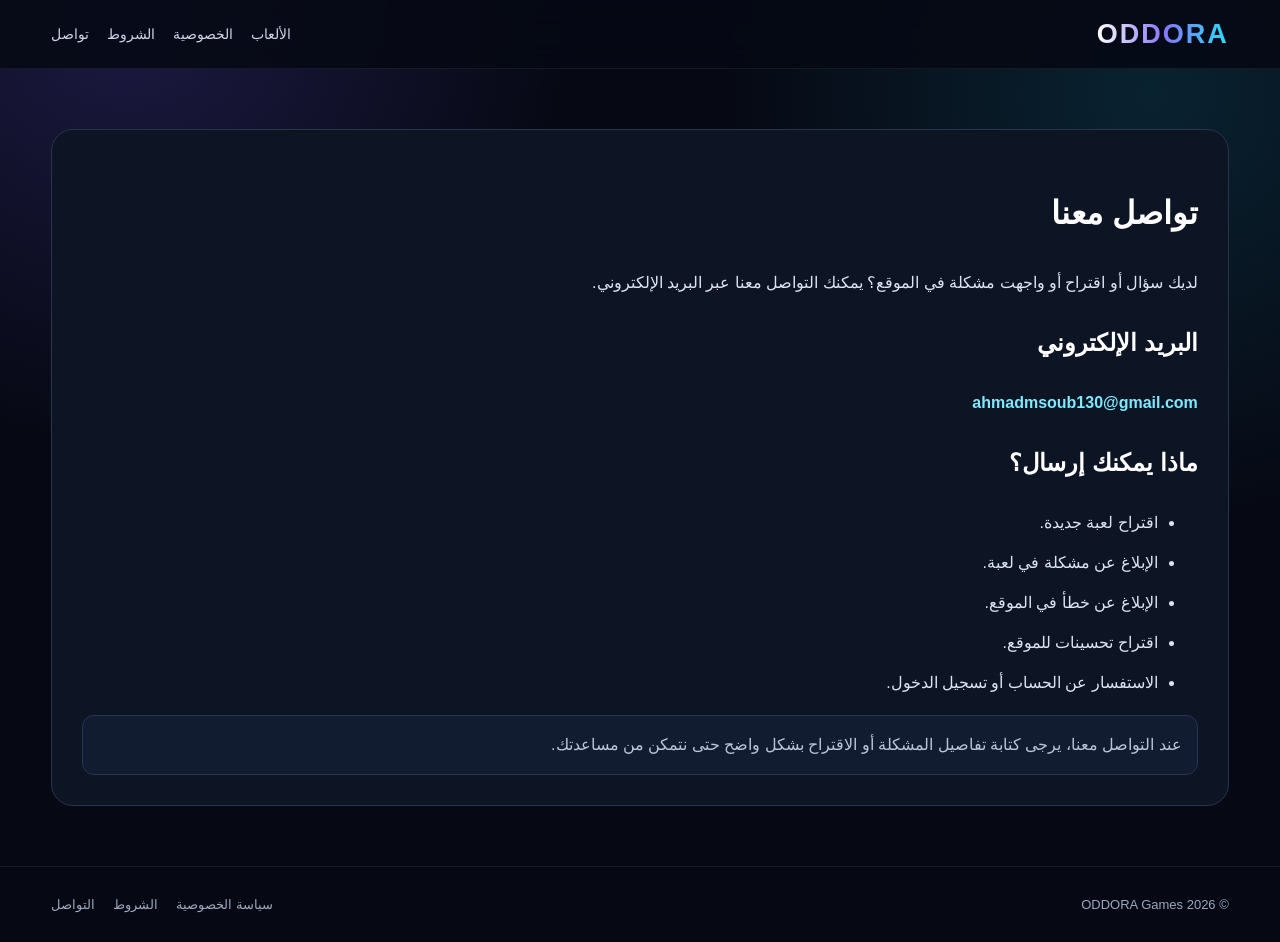
<file: contact.html>
<!DOCTYPE html>
<html lang="ar" dir="rtl">

<head>

<meta charset="UTF-8">

<meta
  name="viewport"
  content="width=device-width, initial-scale=1.0">

<meta
  name="description"
  content="تواصل مع فريق ODDORA Games.">

<meta
  name="robots"
  content="index,follow">

<title>تواصل معنا | ODDORA Games</title>

<link
  rel="stylesheet"
  href="style.css">

</head>


<body>


<header>

  <div class="container nav">

    <a
      class="logo"
      href="index.html">

      ODDORA

    </a>


    <nav class="nav-links">

      <a href="index.html">
        الألعاب
      </a>

      <a href="privacy.html">
        الخصوصية
      </a>

      <a href="terms.html">
        الشروط
      </a>

      <a href="contact.html">
        تواصل
      </a>

    </nav>

  </div>

</header>


<main class="container page">

  <div class="content-box">

    <h1>
      تواصل معنا
    </h1>


    <p>
      لديك سؤال أو اقتراح أو واجهت مشكلة
      في الموقع؟ يمكنك التواصل معنا عبر
      البريد الإلكتروني.
    </p>


    <h2>
      البريد الإلكتروني
    </h2>


    <p>

      <a
        href="mailto:ahmadmsoub130@gmail.com"
        style="color:#7feaff;font-weight:800">

        ahmadmsoub130@gmail.com

      </a>

    </p>


    <h2>
      ماذا يمكنك إرسال؟
    </h2>


    <ul>

      <li>
        اقتراح لعبة جديدة.
      </li>

      <li>
        الإبلاغ عن مشكلة في لعبة.
      </li>

      <li>
        الإبلاغ عن خطأ في الموقع.
      </li>

      <li>
        اقتراح تحسينات للموقع.
      </li>

      <li>
        الاستفسار عن الحساب أو تسجيل الدخول.
      </li>

    </ul>


    <div class="notice">

      عند التواصل معنا، يرجى كتابة
      تفاصيل المشكلة أو الاقتراح بشكل
      واضح حتى نتمكن من مساعدتك.

    </div>

  </div>

</main>


<footer>

  <div class="container footer-inner">

    <div>

      ©
      <span id="year"></span>
      ODDORA Games

    </div>


    <div class="footer-links">

      <a href="privacy.html">
        سياسة الخصوصية
      </a>

      <a href="terms.html">
        الشروط
      </a>

      <a href="contact.html">
        التواصل
      </a>

    </div>

  </div>

</footer>


<script>

document.getElementById("year").textContent =
  new Date().getFullYear();

</script>


</body>

</html>
</file>
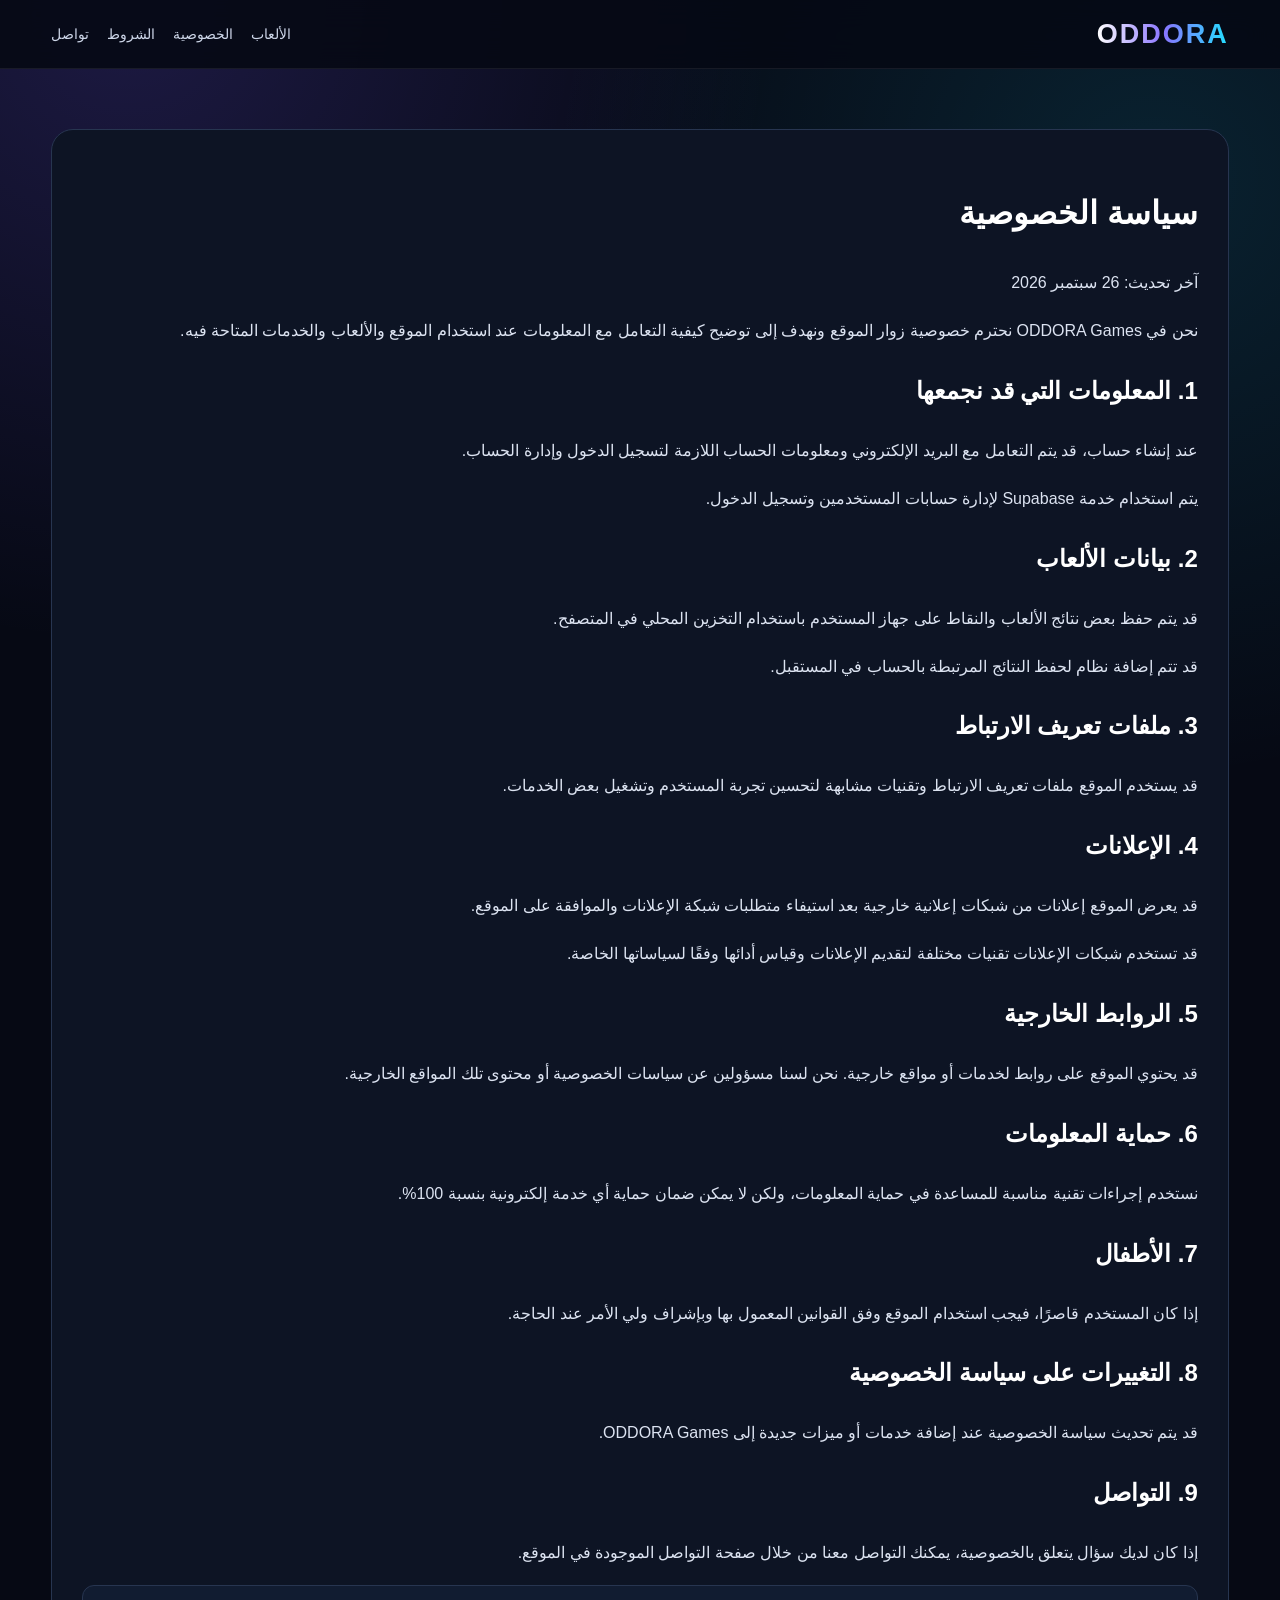
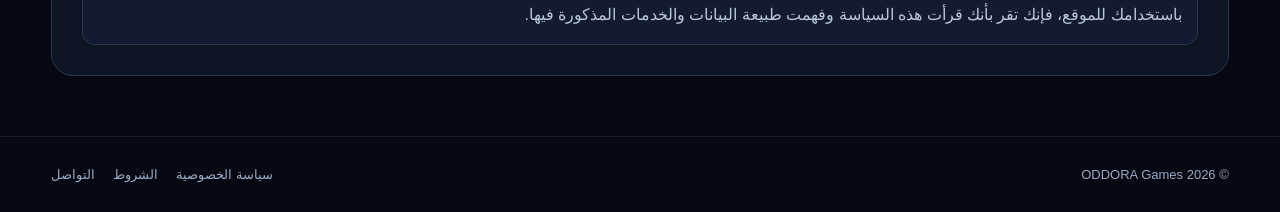
<file: privacy.html>
<!DOCTYPE html>
<html lang="ar" dir="rtl">

<head>

<meta charset="UTF-8">

<meta
  name="viewport"
  content="width=device-width, initial-scale=1.0">

<meta
  name="description"
  content="سياسة الخصوصية الخاصة بموقع ODDORA Games.">

<meta
  name="robots"
  content="index,follow">

<title>سياسة الخصوصية | ODDORA Games</title>

<link
  rel="stylesheet"
  href="style.css">

</head>


<body>


<header>

  <div class="container nav">

    <a
      class="logo"
      href="index.html">

      ODDORA

    </a>


    <nav class="nav-links">

      <a href="index.html">
        الألعاب
      </a>

      <a href="privacy.html">
        الخصوصية
      </a>

      <a href="terms.html">
        الشروط
      </a>

      <a href="contact.html">
        تواصل
      </a>

    </nav>

  </div>

</header>


<main class="container page">

  <div class="content-box">

    <h1>
      سياسة الخصوصية
    </h1>


    <p>
      آخر تحديث:
      26 سبتمبر 2026
    </p>


    <p>
      نحن في ODDORA Games نحترم خصوصية
      زوار الموقع ونهدف إلى توضيح كيفية
      التعامل مع المعلومات عند استخدام
      الموقع والألعاب والخدمات المتاحة فيه.
    </p>


    <h2>
      1. المعلومات التي قد نجمعها
    </h2>

    <p>
      عند إنشاء حساب، قد يتم التعامل مع
      البريد الإلكتروني ومعلومات الحساب
      اللازمة لتسجيل الدخول وإدارة الحساب.
    </p>

    <p>
      يتم استخدام خدمة Supabase لإدارة
      حسابات المستخدمين وتسجيل الدخول.
    </p>


    <h2>
      2. بيانات الألعاب
    </h2>

    <p>
      قد يتم حفظ بعض نتائج الألعاب والنقاط
      على جهاز المستخدم باستخدام التخزين
      المحلي في المتصفح.
    </p>

    <p>
      قد تتم إضافة نظام لحفظ النتائج
      المرتبطة بالحساب في المستقبل.
    </p>


    <h2>
      3. ملفات تعريف الارتباط
    </h2>

    <p>
      قد يستخدم الموقع ملفات تعريف الارتباط
      وتقنيات مشابهة لتحسين تجربة المستخدم
      وتشغيل بعض الخدمات.
    </p>


    <h2>
      4. الإعلانات
    </h2>

    <p>
      قد يعرض الموقع إعلانات من شبكات
      إعلانية خارجية بعد استيفاء متطلبات
      شبكة الإعلانات والموافقة على الموقع.
    </p>

    <p>
      قد تستخدم شبكات الإعلانات تقنيات
      مختلفة لتقديم الإعلانات وقياس أدائها
      وفقًا لسياساتها الخاصة.
    </p>


    <h2>
      5. الروابط الخارجية
    </h2>

    <p>
      قد يحتوي الموقع على روابط لخدمات
      أو مواقع خارجية. نحن لسنا مسؤولين
      عن سياسات الخصوصية أو محتوى تلك
      المواقع الخارجية.
    </p>


    <h2>
      6. حماية المعلومات
    </h2>

    <p>
      نستخدم إجراءات تقنية مناسبة للمساعدة
      في حماية المعلومات، ولكن لا يمكن ضمان
      حماية أي خدمة إلكترونية بنسبة 100%.
    </p>


    <h2>
      7. الأطفال
    </h2>

    <p>
      إذا كان المستخدم قاصرًا، فيجب استخدام
      الموقع وفق القوانين المعمول بها
      وبإشراف ولي الأمر عند الحاجة.
    </p>


    <h2>
      8. التغييرات على سياسة الخصوصية
    </h2>

    <p>
      قد يتم تحديث سياسة الخصوصية عند
      إضافة خدمات أو ميزات جديدة إلى
      ODDORA Games.
    </p>


    <h2>
      9. التواصل
    </h2>

    <p>
      إذا كان لديك سؤال يتعلق بالخصوصية،
      يمكنك التواصل معنا من خلال صفحة
      التواصل الموجودة في الموقع.
    </p>


    <div class="notice">

      باستخدامك للموقع، فإنك تقر بأنك
      قرأت هذه السياسة وفهمت طبيعة
      البيانات والخدمات المذكورة فيها.

    </div>

  </div>

</main>


<footer>

  <div class="container footer-inner">

    <div>
      ©
      <span id="year"></span>
      ODDORA Games
    </div>


    <div class="footer-links">

      <a href="privacy.html">
        سياسة الخصوصية
      </a>

      <a href="terms.html">
        الشروط
      </a>

      <a href="contact.html">
        التواصل
      </a>

    </div>

  </div>

</footer>


<script>

document.getElementById("year").textContent =
  new Date().getFullYear();

</script>


</body>

</html>
</file>
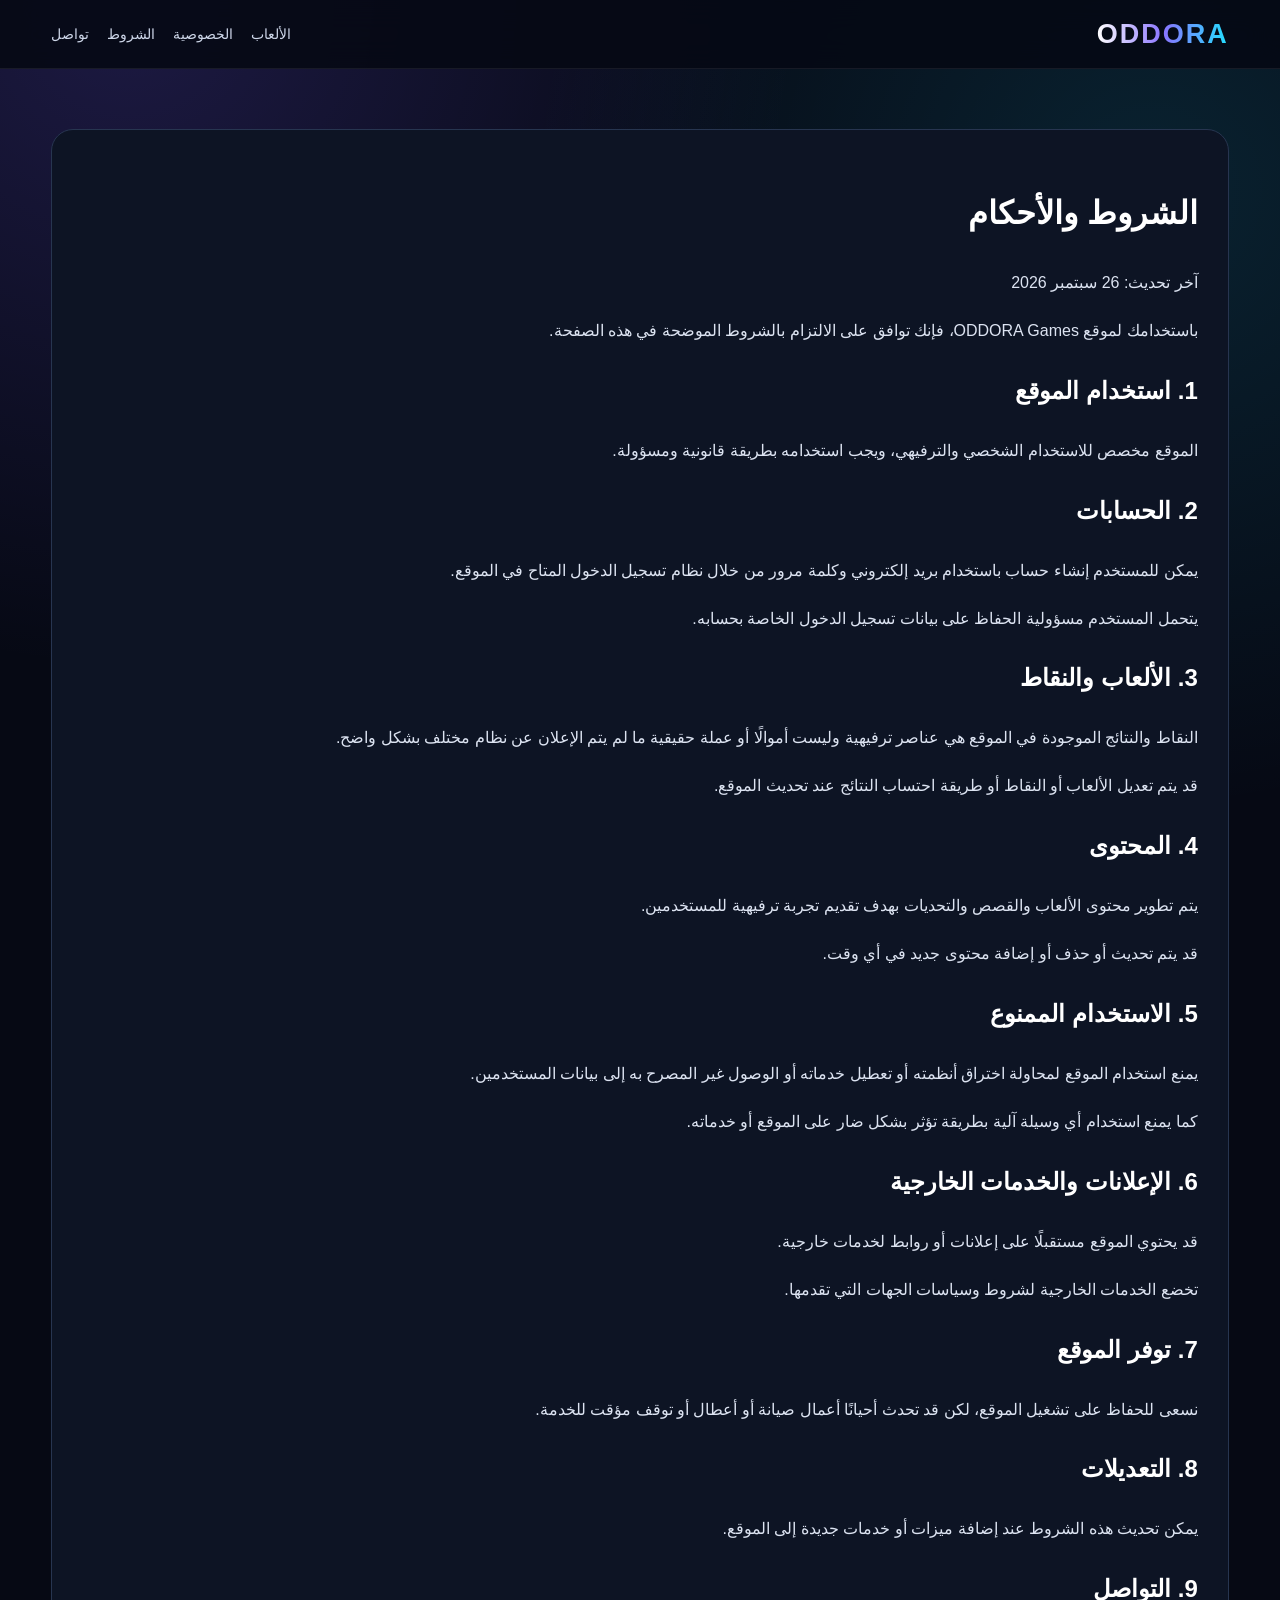
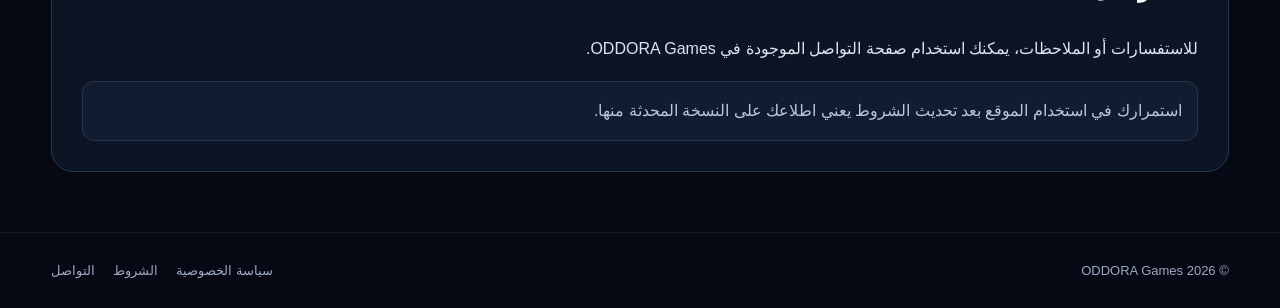
<file: terms.html>
<!DOCTYPE html>
<html lang="ar" dir="rtl">

<head>

<meta charset="UTF-8">

<meta
  name="viewport"
  content="width=device-width, initial-scale=1.0">

<meta
  name="description"
  content="شروط استخدام موقع ODDORA Games.">

<meta
  name="robots"
  content="index,follow">

<title>الشروط والأحكام | ODDORA Games</title>

<link
  rel="stylesheet"
  href="style.css">

</head>


<body>


<header>

  <div class="container nav">

    <a
      class="logo"
      href="index.html">

      ODDORA

    </a>


    <nav class="nav-links">

      <a href="index.html">
        الألعاب
      </a>

      <a href="privacy.html">
        الخصوصية
      </a>

      <a href="terms.html">
        الشروط
      </a>

      <a href="contact.html">
        تواصل
      </a>

    </nav>

  </div>

</header>


<main class="container page">

  <div class="content-box">

    <h1>
      الشروط والأحكام
    </h1>


    <p>
      آخر تحديث:
      26 سبتمبر 2026
    </p>


    <p>
      باستخدامك لموقع ODDORA Games،
      فإنك توافق على الالتزام بالشروط
      الموضحة في هذه الصفحة.
    </p>


    <h2>
      1. استخدام الموقع
    </h2>

    <p>
      الموقع مخصص للاستخدام الشخصي
      والترفيهي، ويجب استخدامه بطريقة
      قانونية ومسؤولة.
    </p>


    <h2>
      2. الحسابات
    </h2>

    <p>
      يمكن للمستخدم إنشاء حساب باستخدام
      بريد إلكتروني وكلمة مرور من خلال
      نظام تسجيل الدخول المتاح في الموقع.
    </p>

    <p>
      يتحمل المستخدم مسؤولية الحفاظ على
      بيانات تسجيل الدخول الخاصة بحسابه.
    </p>


    <h2>
      3. الألعاب والنقاط
    </h2>

    <p>
      النقاط والنتائج الموجودة في الموقع
      هي عناصر ترفيهية وليست أموالًا
      أو عملة حقيقية ما لم يتم الإعلان
      عن نظام مختلف بشكل واضح.
    </p>

    <p>
      قد يتم تعديل الألعاب أو النقاط أو
      طريقة احتساب النتائج عند تحديث
      الموقع.
    </p>


    <h2>
      4. المحتوى
    </h2>

    <p>
      يتم تطوير محتوى الألعاب والقصص
      والتحديات بهدف تقديم تجربة
      ترفيهية للمستخدمين.
    </p>

    <p>
      قد يتم تحديث أو حذف أو إضافة
      محتوى جديد في أي وقت.
    </p>


    <h2>
      5. الاستخدام الممنوع
    </h2>

    <p>
      يمنع استخدام الموقع لمحاولة اختراق
      أنظمته أو تعطيل خدماته أو الوصول
      غير المصرح به إلى بيانات المستخدمين.
    </p>

    <p>
      كما يمنع استخدام أي وسيلة آلية
      بطريقة تؤثر بشكل ضار على الموقع
      أو خدماته.
    </p>


    <h2>
      6. الإعلانات والخدمات الخارجية
    </h2>

    <p>
      قد يحتوي الموقع مستقبلًا على
      إعلانات أو روابط لخدمات خارجية.
    </p>

    <p>
      تخضع الخدمات الخارجية لشروط
      وسياسات الجهات التي تقدمها.
    </p>


    <h2>
      7. توفر الموقع
    </h2>

    <p>
      نسعى للحفاظ على تشغيل الموقع،
      لكن قد تحدث أحيانًا أعمال صيانة
      أو أعطال أو توقف مؤقت للخدمة.
    </p>


    <h2>
      8. التعديلات
    </h2>

    <p>
      يمكن تحديث هذه الشروط عند إضافة
      ميزات أو خدمات جديدة إلى الموقع.
    </p>


    <h2>
      9. التواصل
    </h2>

    <p>
      للاستفسارات أو الملاحظات، يمكنك
      استخدام صفحة التواصل الموجودة
      في ODDORA Games.
    </p>


    <div class="notice">

      استمرارك في استخدام الموقع بعد
      تحديث الشروط يعني اطلاعك على
      النسخة المحدثة منها.

    </div>

  </div>

</main>


<footer>

  <div class="container footer-inner">

    <div>

      ©
      <span id="year"></span>
      ODDORA Games

    </div>


    <div class="footer-links">

      <a href="privacy.html">
        سياسة الخصوصية
      </a>

      <a href="terms.html">
        الشروط
      </a>

      <a href="contact.html">
        التواصل
      </a>

    </div>

  </div>

</footer>


<script>

document.getElementById("year").textContent =
  new Date().getFullYear();

</script>


</body>

</html>
</file>
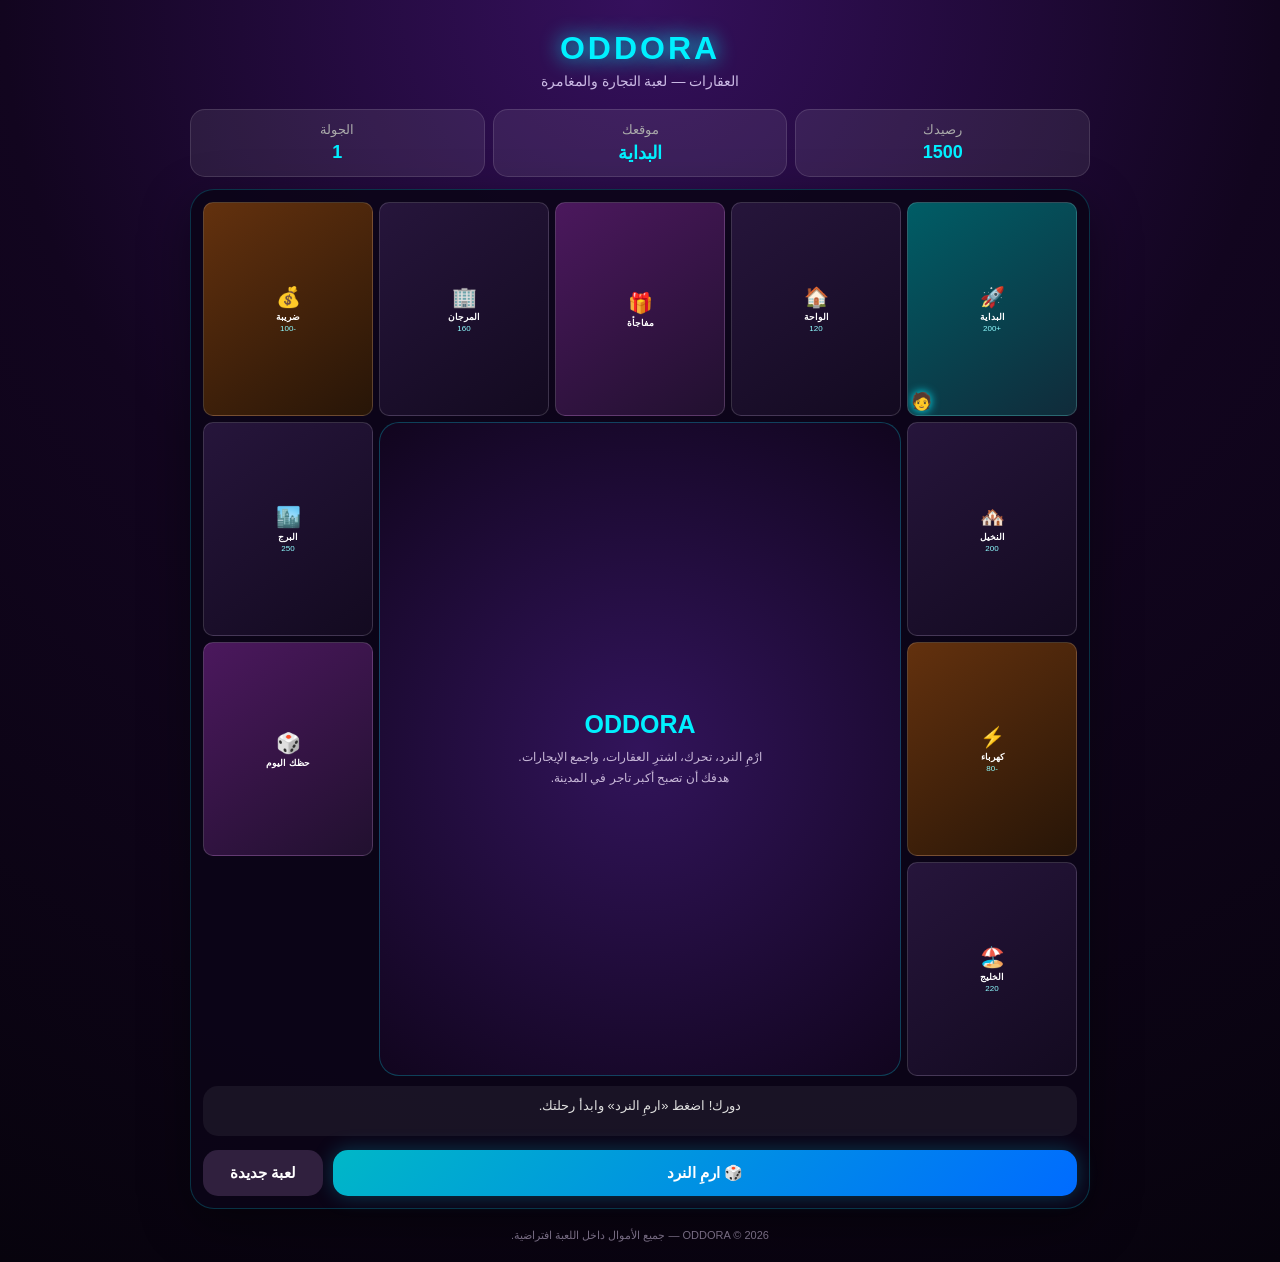
<file: trade.html>
<!DOCTYPE html>
<html lang="ar" dir="rtl">
<head>
<meta charset="UTF-8">
<meta name="viewport" content="width=device-width, initial-scale=1.0">
<title>ODDORA العقارات</title>

<style>
*{
  box-sizing:border-box;
  margin:0;
  padding:0;
}

body{
  font-family:Arial,Tahoma,sans-serif;
  background:
    radial-gradient(circle at top,#35105d 0,#12051f 45%,#07030d 100%);
  color:#fff;
  min-height:100vh;
  padding:15px;
}

.container{
  max-width:900px;
  margin:auto;
}

header{
  text-align:center;
  padding:15px 0 20px;
}

.logo{
  font-size:32px;
  font-weight:900;
  letter-spacing:3px;
  color:#00f0ff;
  text-shadow:0 0 20px #00f0ff;
}

.subtitle{
  margin-top:6px;
  color:#cbbbe5;
  font-size:14px;
}

.stats{
  display:grid;
  grid-template-columns:repeat(3,1fr);
  gap:8px;
  margin-bottom:12px;
}

.stat{
  background:rgba(255,255,255,.08);
  border:1px solid rgba(255,255,255,.12);
  border-radius:15px;
  padding:12px 5px;
  text-align:center;
}

.stat small{
  display:block;
  color:#aaa;
  margin-bottom:5px;
}

.stat strong{
  color:#00f0ff;
  font-size:18px;
}

.game{
  background:rgba(12,5,24,.9);
  border:1px solid rgba(0,240,255,.2);
  border-radius:24px;
  padding:12px;
  box-shadow:0 15px 50px rgba(0,0,0,.4);
}

.board{
  display:grid;
  grid-template-columns:repeat(5,1fr);
  gap:6px;
  aspect-ratio:1/1;
}

.cell{
  position:relative;
  min-width:0;
  border-radius:10px;
  border:1px solid rgba(255,255,255,.15);
  background:linear-gradient(145deg,#26153b,#130a20);
  display:flex;
  flex-direction:column;
  justify-content:center;
  align-items:center;
  text-align:center;
  padding:4px;
  overflow:hidden;
}

.cell.property{
  cursor:pointer;
}

.cell.property:hover{
  transform:scale(1.02);
}

.cell .icon{
  font-size:20px;
}

.cell .name{
  font-size:9px;
  font-weight:bold;
  margin-top:3px;
}

.cell .price{
  font-size:8px;
  color:#8ffcff;
  margin-top:2px;
}

.start{
  background:linear-gradient(145deg,#005d66,#102b3a);
}

.event{
  background:linear-gradient(145deg,#4b185d,#21102f);
}

.tax{
  background:linear-gradient(145deg,#63310e,#271507);
}

.center{
  grid-column:2 / 5;
  grid-row:2 / 5;
  border-radius:20px;
  background:
    radial-gradient(circle,#32145b,#11051e);
  border:1px solid rgba(0,240,255,.25);
  display:flex;
  align-items:center;
  justify-content:center;
  text-align:center;
  padding:20px;
}

.center h2{
  color:#00f0ff;
  font-size:25px;
  margin-bottom:8px;
}

.center p{
  color:#c8b8d8;
  font-size:12px;
  line-height:1.7;
}

.player{
  position:absolute;
  bottom:3px;
  left:3px;
  font-size:17px;
  filter:drop-shadow(0 0 5px #00f0ff);
}

.controls{
  display:flex;
  gap:10px;
  margin-top:14px;
}

button{
  border:0;
  border-radius:15px;
  padding:14px;
  font-size:15px;
  font-weight:bold;
  cursor:pointer;
  color:#fff;
}

.roll{
  flex:1;
  background:linear-gradient(135deg,#00b7c7,#006bff);
  box-shadow:0 0 20px rgba(0,220,255,.25);
}

.new{
  width:120px;
  background:#30203e;
}

.message{
  min-height:50px;
  background:rgba(255,255,255,.06);
  border-radius:15px;
  margin-top:10px;
  padding:12px;
  text-align:center;
  font-size:13px;
  color:#ddd;
}

.modal{
  position:fixed;
  inset:0;
  background:rgba(0,0,0,.75);
  display:none;
  align-items:center;
  justify-content:center;
  padding:20px;
  z-index:50;
}

.modal.show{
  display:flex;
}

.modal-box{
  width:100%;
  max-width:400px;
  background:#170a25;
  border:1px solid #00eaff;
  border-radius:22px;
  padding:22px;
  text-align:center;
  box-shadow:0 0 40px rgba(0,230,255,.2);
}

.modal-box h2{
  color:#00eaff;
  margin-bottom:10px;
}

.modal-box p{
  color:#ccc;
  line-height:1.7;
  margin-bottom:15px;
}

.buy{
  width:100%;
  background:linear-gradient(135deg,#7b2cff,#00b7ff);
  margin-bottom:8px;
}

.close{
  width:100%;
  background:#30203e;
}

footer{
  text-align:center;
  color:#766b82;
  font-size:11px;
  padding:20px 0 5px;
}

@media(max-width:500px){
  body{
    padding:8px;
  }

  .logo{
    font-size:27px;
  }

  .game{
    padding:8px;
  }

  .board{
    gap:4px;
  }

  .cell .icon{
    font-size:16px;
  }

  .cell .name{
    font-size:7px;
  }

  .cell .price{
    font-size:7px;
  }

  .center h2{
    font-size:19px;
  }
}
</style>
</head>

<body>

<div class="container">

<header>
  <div class="logo">ODDORA</div>
  <div class="subtitle">العقارات — لعبة التجارة والمغامرة</div>
</header>

<div class="stats">
  <div class="stat">
    <small>رصيدك</small>
    <strong id="money">1500</strong>
  </div>

  <div class="stat">
    <small>موقعك</small>
    <strong id="position">البداية</strong>
  </div>

  <div class="stat">
    <small>الجولة</small>
    <strong id="round">1</strong>
  </div>
</div>

<div class="game">

  <div class="board" id="board">

    <div class="cell start" data-pos="0">
      <div class="icon">🚀</div>
      <div class="name">البداية</div>
      <div class="price">+200</div>
    </div>

    <div class="cell property" data-pos="1">
      <div class="icon">🏠</div>
      <div class="name">الواحة</div>
      <div class="price">120</div>
    </div>

    <div class="cell event" data-pos="2">
      <div class="icon">🎁</div>
      <div class="name">مفاجأة</div>
    </div>

    <div class="cell property" data-pos="3">
      <div class="icon">🏢</div>
      <div class="name">المرجان</div>
      <div class="price">160</div>
    </div>

    <div class="cell tax" data-pos="4">
      <div class="icon">💰</div>
      <div class="name">ضريبة</div>
      <div class="price">-100</div>
    </div>

    <div class="cell property" data-pos="9">
      <div class="icon">🏘️</div>
      <div class="name">النخيل</div>
      <div class="price">200</div>
    </div>

    <div class="center">
      <div>
        <h2>ODDORA</h2>
        <p>
          ارْمِ النرد، تحرك، اشترِ العقارات،
          واجمع الإيجارات.<br>
          هدفك أن تصبح أكبر تاجر في المدينة.
        </p>
      </div>
    </div>

    <div class="cell property" data-pos="5">
      <div class="icon">🏙️</div>
      <div class="name">البرج</div>
      <div class="price">250</div>
    </div>

    <div class="cell tax" data-pos="8">
      <div class="icon">⚡</div>
      <div class="name">كهرباء</div>
      <div class="price">-80</div>
    </div>

    <div class="cell event" data-pos="7">
      <div class="icon">🎲</div>
      <div class="name">حظك اليوم</div>
    </div>

    <div class="cell property" data-pos="6">
      <div class="icon">🏖️</div>
      <div class="name">الخليج</div>
      <div class="price">220</div>
    </div>

  </div>

  <div class="message" id="message">
    دورك! اضغط «ارمِ النرد» وابدأ رحلتك.
  </div>

  <div class="controls">
    <button class="roll" onclick="rollDice()">🎲 ارمِ النرد</button>
    <button class="new" onclick="newGame()">لعبة جديدة</button>
  </div>

</div>

<footer>
  ODDORA © 2026 — جميع الأموال داخل اللعبة افتراضية.
</footer>

</div>

<div class="modal" id="propertyModal">
  <div class="modal-box">

    <h2 id="modalTitle">العقار</h2>

    <p id="modalText"></p>

    <button class="buy" id="buyButton">
      شراء العقار
    </button>

    <button class="close" onclick="closeModal()">
      إغلاق
    </button>

  </div>
</div>

<script>

const properties = {
  1:{
    name:"الواحة",
    price:120,
    rent:35
  },
  3:{
    name:"المرجان",
    price:160,
    rent:45
  },
  5:{
    name:"البرج",
    price:250,
    rent:70
  },
  6:{
    name:"الخليج",
    price:220,
    rent:60
  },
  9:{
    name:"النخيل",
    price:200,
    rent:55
  }
};

let money = 1500;
let position = 0;
let round = 1;
let owned = {};

function updateStats(){

  document.getElementById("money").textContent = money;

  const cell = document.querySelector(
    '.cell[data-pos="' + position + '"]'
  );

  if(cell){
    const name = cell.querySelector(".name");
    document.getElementById("position").textContent =
      name ? name.textContent : "موقع";
  }

  document.getElementById("round").textContent = round;
}

function clearPlayer(){

  document.querySelectorAll(".player").forEach(
    p => p.remove()
  );
}

function showPlayer(){

  clearPlayer();

  const cell = document.querySelector(
    '.cell[data-pos="' + position + '"]'
  );

  if(!cell) return;

  const player = document.createElement("div");

  player.className = "player";
  player.textContent = "🧑";

  cell.appendChild(player);
}

function rollDice(){

  const dice = Math.floor(Math.random()*6)+1;

  let oldPosition = position;

  position += dice;

  if(position > 9){

    position = position - 10;

    money += 200;

    showMessage(
      "🎉 مررت من البداية وحصلت على 200 عملة!"
    );
  }

  if(position <= oldPosition){
    round++;
  }

  updateStats();
  showPlayer();

  setTimeout(() => handleCell(),500);
}

function handleCell(){

  if(properties[position]){

    const property = properties[position];

    if(owned[position]){

      money += property.rent;

      updateStats();

      showMessage(
        "🏠 هذا عقارك! حصلت على إيجار قدره "
        + property.rent
        + " عملة."
      );

      return;
    }

    openProperty(property);

    return;
  }

  if(position === 0){

    money += 200;

    updateStats();

    showMessage(
      "🚀 وصلت إلى البداية! حصلت على 200 عملة."
    );

    return;
  }

  if(position === 2){

    const reward = Math.floor(
      Math.random()*151
    ) + 50;

    money += reward;

    updateStats();

    showMessage(
      "🎁 مفاجأة! حصلت على "
      + reward
      + " عملة."
    );

    return;
  }

  if(position === 7){

    const result = Math.floor(
      Math.random()*201
    ) - 100;

    money += result;

    if(money < 0) money = 0;

    updateStats();

    if(result >= 0){

      showMessage(
        "🎲 حظك اليوم! ربحت "
        + result
        + " عملة."
      );

    }else{

      showMessage(
        "🎲 حظك اليوم! خسرت "
        + Math.abs(result)
        + " عملة."
      );
    }

    return;
  }

  if(position === 4){

    money -= 100;

    if(money < 0) money = 0;

    updateStats();

    showMessage(
      "💰 دفعت ضريبة 100 عملة."
    );

    return;
  }

  if(position === 8){

    money -= 80;

    if(money < 0) money = 0;

    updateStats();

    showMessage(
      "⚡ دفعت 80 عملة للخدمات."
    );

    return;
  }

}

function openProperty(property){

  document.getElementById("modalTitle").textContent =
    "🏠 " + property.name;

  document.getElementById("modalText").innerHTML =
    "سعر العقار: <b>"
    + property.price
    + "</b> عملة<br><br>"
    + "الإيجار عند مرور لاعب آخر: <b>"
    + property.rent
    + "</b> عملة";

  const button = document.getElementById("buyButton");

  button.disabled = false;

  if(money < property.price){

    button.textContent =
      "رصيدك غير كافٍ";

    button.disabled = true;

  }else{

    button.textContent =
      "شراء العقار بـ " + property.price;

  }

  button.onclick = function(){

    if(money >= property.price){

      money -= property.price;

      owned[position] = true;

      updateStats();

      closeModal();

      showMessage(
        "🎉 مبروك! أصبحت تملك عقار "
        + property.name
        + "."
      );

    }

  };

  document
    .getElementById("propertyModal")
    .classList.add("show");
}

function closeModal(){

  document
    .getElementById("propertyModal")
    .classList.remove("show");
}

function showMessage(text){

  document.getElementById("message").textContent =
    text;
}

function newGame(){

  money = 1500;
  position = 0;
  round = 1;
  owned = {};

  closeModal();
  updateStats();
  showPlayer();

  showMessage(
    "بدأت لعبة جديدة! بالتوفيق."
  );
}

updateStats();
showPlayer();

</script>

</body>
</html>
</file>
<file: style.css>
:root{
  --bg:#060914;
  --bg2:#0d1324;
  --card:#111a2e;
  --card2:#151f35;
  --text:#f5f7ff;
  --muted:#9ca9c0;
  --primary:#785cff;
  --secondary:#20d9ff;
  --border:#273550;
  --good:#38e29a;
  --bad:#ff5d78;
}

*{
  box-sizing:border-box;
}

html{
  scroll-behavior:smooth;
}

body{
  margin:0;
  background:
    radial-gradient(
      circle at 10% 0%,
      rgba(120,92,255,.20),
      transparent 30%
    ),
    radial-gradient(
      circle at 90% 10%,
      rgba(32,217,255,.12),
      transparent 30%
    ),
    var(--bg);
  color:var(--text);
  font-family:Tahoma,Arial,sans-serif;
  min-height:100vh;
}

button,
input{
  font:inherit;
}

button{
  cursor:pointer;
}

a{
  color:inherit;
  text-decoration:none;
}

.container{
  width:min(1180px,92%);
  margin:auto;
}


/* HEADER */

header{
  position:sticky;
  top:0;
  z-index:100;
  background:rgba(6,9,20,.90);
  backdrop-filter:blur(15px);
  border-bottom:1px solid rgba(255,255,255,.07);
}

.nav{
  min-height:68px;
  display:flex;
  align-items:center;
  justify-content:space-between;
  gap:18px;
}

.logo{
  font-size:27px;
  font-weight:900;
  letter-spacing:2px;
  background:
    linear-gradient(
      90deg,
      #fff,
      #8a74ff,
      #22dfff
    );
  -webkit-background-clip:text;
  background-clip:text;
  color:transparent;
}

.nav-links{
  display:flex;
  gap:18px;
  color:#cdd6e8;
  font-size:14px;
}

.nav-links a:hover{
  color:#fff;
}


/* BUTTONS */

.btn{
  border:0;
  border-radius:13px;
  padding:11px 17px;
  color:#fff;
  font-weight:800;
  background:
    linear-gradient(
      135deg,
      var(--primary),
      #4c9dff
    );
  box-shadow:
    0 8px 25px
    rgba(120,92,255,.20);
  transition:.15s;
}

.btn:hover{
  transform:translateY(-1px);
}

.btn.secondary{
  background:#151e32;
  border:1px solid var(--border);
  box-shadow:none;
}

.full{
  width:100%;
}


/* HERO */

.hero{
  padding:70px 0 35px;
  text-align:center;
}

.hero .tag{
  display:inline-block;
  padding:7px 14px;
  border:1px solid #33415f;
  background:#111a2d;
  border-radius:999px;
  color:#82eaff;
  font-size:13px;
  font-weight:800;
}

.hero h1{
  font-size:clamp(44px,8vw,78px);
  margin:18px 0 10px;
  line-height:1;
}

.gradient{
  background:
    linear-gradient(
      90deg,
      #fff,
      #8d76ff,
      #25dfff
    );
  -webkit-background-clip:text;
  background-clip:text;
  color:transparent;
}

.hero p{
  max-width:700px;
  margin:auto;
  color:var(--muted);
  line-height:1.9;
  font-size:17px;
}

.hero-actions{
  margin-top:25px;
  display:flex;
  justify-content:center;
  gap:10px;
  flex-wrap:wrap;
}

.stats{
  display:flex;
  justify-content:center;
  gap:10px;
  flex-wrap:wrap;
  margin-top:25px;
}

.stats span{
  padding:9px 15px;
  background:#10182b;
  border:1px solid var(--border);
  border-radius:999px;
  color:#ccd5e7;
}


/* SECTIONS */

.section{
  padding:25px 0 55px;
}

.section-title{
  display:flex;
  justify-content:space-between;
  align-items:end;
  gap:15px;
  margin-bottom:18px;
}

.section-title h2{
  margin:0;
  font-size:30px;
}

.section-title p{
  margin:5px 0 0;
  color:var(--muted);
}


/* SEARCH */

.search{
  width:250px;
  padding:12px;
  background:#080d17;
  border:1px solid var(--border);
  color:#fff;
  border-radius:11px;
  outline:none;
}

.search:focus{
  border-color:var(--primary);
}


/* FILTERS */

.filters{
  display:flex;
  gap:8px;
  overflow-x:auto;
  padding:5px 0 18px;
}

.filters button{
  white-space:nowrap;
}


/* GAMES */

.games{
  display:grid;
  grid-template-columns:
    repeat(4,1fr);
  gap:14px;
}

.game-card{
  background:
    linear-gradient(
      145deg,
      var(--card2),
      var(--card)
    );
  border:1px solid var(--border);
  border-radius:19px;
  padding:17px;
  min-height:215px;
  display:flex;
  flex-direction:column;
  justify-content:space-between;
  transition:.2s;
}

.game-card:hover{
  transform:translateY(-3px);
  border-color:#4b5d84;
}

.game-icon{
  font-size:38px;
}

.game-card h3{
  margin:8px 0 5px;
}

.game-card p{
  color:var(--muted);
  font-size:13px;
  line-height:1.6;
  margin:0;
}

.game-category{
  color:#83eaff;
  font-size:11px;
  font-weight:bold;
  margin-top:7px;
}

.game-card .btn{
  width:100%;
  margin-top:13px;
}


/* ADS */

.ad-slot{
  min-height:90px;
  border:1px dashed #263650;
  background:rgba(10,16,29,.45);
  border-radius:16px;
  display:grid;
  place-items:center;
  color:#687895;
  font-size:12px;
  margin-bottom:25px;
}


/* GAME SCREEN */

.game-screen{
  background:#0b1220;
  border:1px solid var(--border);
  border-radius:24px;
  padding:25px;
  min-height:400px;
}

.game-head{
  display:flex;
  align-items:center;
  justify-content:space-between;
  gap:10px;
  border-bottom:1px solid var(--border);
  padding-bottom:15px;
  margin-bottom:20px;
}

.game-head h2{
  margin:0;
}

.game-content{
  max-width:800px;
  margin:auto;
  text-align:center;
}


/* QUESTIONS */

.question{
  font-size:23px;
  font-weight:800;
  line-height:1.7;
  margin:20px 0;
}

.answers{
  display:grid;
  grid-template-columns:
    repeat(2,1fr);
  gap:10px;
}

.answer{
  padding:15px;
  background:#131d32;
  color:#fff;
  border:1px solid var(--border);
  border-radius:13px;
  transition:.15s;
}

.answer:hover{
  border-color:#697da8;
  background:#18243d;
}

.answer.correct{
  background:
    rgba(56,226,154,.15);
  border-color:var(--good);
}

.answer.wrong{
  background:
    rgba(255,93,120,.15);
  border-color:var(--bad);
}

.result{
  min-height:28px;
  margin:15px 0;
  font-weight:bold;
}

.scorebox{
  display:inline-block;
  padding:9px 16px;
  background:#131d32;
  border:1px solid var(--border);
  border-radius:999px;
  margin:4px;
}


/* STORIES */

.story{
  font-size:19px;
  line-height:2;
  background:#10182a;
  border:1px solid var(--border);
  padding:20px;
  border-radius:17px;
}

.story button{
  margin:8px;
}


/* TAP GAME */

.timer{
  font-size:42px;
  font-weight:900;
  margin:20px;
  color:#8d7aff;
}

.big-action{
  width:170px;
  height:170px;
  border-radius:50%;
  border:0;
  color:#fff;
  font-weight:900;
  font-size:25px;
  background:
    radial-gradient(
      circle at 30% 25%,
      #fff,
      #8972ff 25%,
      #4d35d0 65%,
      #1a123e
    );
  box-shadow:
    0 15px 50px
    rgba(100,75,255,.30);
}

.big-action:active{
  transform:scale(.94);
}


/* RIDDLES */

.riddle-box{
  padding:25px;
  border-radius:18px;
  background:#10182b;
  border:1px solid var(--border);
}

.text-input{
  width:100%;
  padding:13px;
  background:#080d17;
  border:1px solid var(--border);
  color:#fff;
  border-radius:11px;
  outline:none;
}

.text-input:focus{
  border-color:var(--primary);
}


/* PROFILE */

.profile{
  display:flex;
  align-items:center;
  gap:8px;
}

.avatar{
  width:40px;
  height:40px;
  display:grid;
  place-items:center;
  border-radius:50%;
  background:
    linear-gradient(
      135deg,
      var(--primary),
      var(--secondary)
    );
  font-weight:900;
}


/* FOOTER */

footer{
  border-top:1px solid rgba(255,255,255,.07);
  padding:30px 0;
  color:var(--muted);
  font-size:13px;
}

.footer-inner{
  display:flex;
  justify-content:space-between;
  gap:20px;
}

.footer-links{
  display:flex;
  gap:18px;
}

.footer-links a:hover{
  color:#fff;
}


/* AUTH MODAL */

.modal{
  position:fixed;
  inset:0;
  display:none;
  place-items:center;
  padding:18px;
  background:rgba(0,0,0,.75);
  backdrop-filter:blur(8px);
  z-index:200;
}

.modal.show{
  display:grid;
}

.modal-box{
  width:min(430px,100%);
  background:#0d1424;
  border:1px solid var(--border);
  border-radius:22px;
  padding:24px;
}

.close{
  float:left;
  border:0;
  background:none;
  color:#aaa;
  font-size:25px;
}

.close:hover{
  color:#fff;
}

.auth-tabs{
  display:flex;
  gap:8px;
  margin-bottom:15px;
}

.auth-tabs .btn{
  flex:1;
}

label{
  display:block;
  color:var(--muted);
  font-size:13px;
  margin:12px 0 6px;
}

input{
  width:100%;
  padding:13px;
  background:#080d17;
  border:1px solid var(--border);
  color:#fff;
  border-radius:11px;
  outline:none;
}

input:focus{
  border-color:var(--primary);
}

.auth-message{
  min-height:22px;
  color:#ffd36b;
  font-size:13px;
  margin:10px 0;
}


/* OTHER PAGES */

.page{
  padding:60px 0;
}

.content-box{
  background:#0d1424;
  border:1px solid var(--border);
  border-radius:22px;
  padding:30px;
  line-height:2;
  color:#dce3f1;
}

.content-box h1,
.content-box h2{
  color:#fff;
}

.content-box li{
  margin:8px 0;
}

.notice{
  padding:13px 15px;
  border-radius:12px;
  background:#111c31;
  border:1px solid var(--border);
  color:#b9c6da;
}


/* TABLET */

@media(max-width:900px){

  .games{
    grid-template-columns:
      repeat(2,1fr);
  }

  .nav-links{
    display:none;
  }

}


/* MOBILE */

@media(max-width:600px){

  .nav{
    min-height:60px;
  }

  .hero{
    padding-top:45px;
  }

  .games{
    grid-template-columns:1fr;
  }

  .answers{
    grid-template-columns:1fr;
  }

  .game-screen{
    padding:17px;
  }

  .question{
    font-size:19px;
  }

  .section-title{
    align-items:stretch;
    flex-direction:column;
  }

  .search{
    width:100%;
  }

  .footer-inner{
    flex-direction:column;
  }

  .footer-links{
    flex-wrap:wrap;
  }

  .big-action{
    width:150px;
    height:150px;
  }

}
</file>
